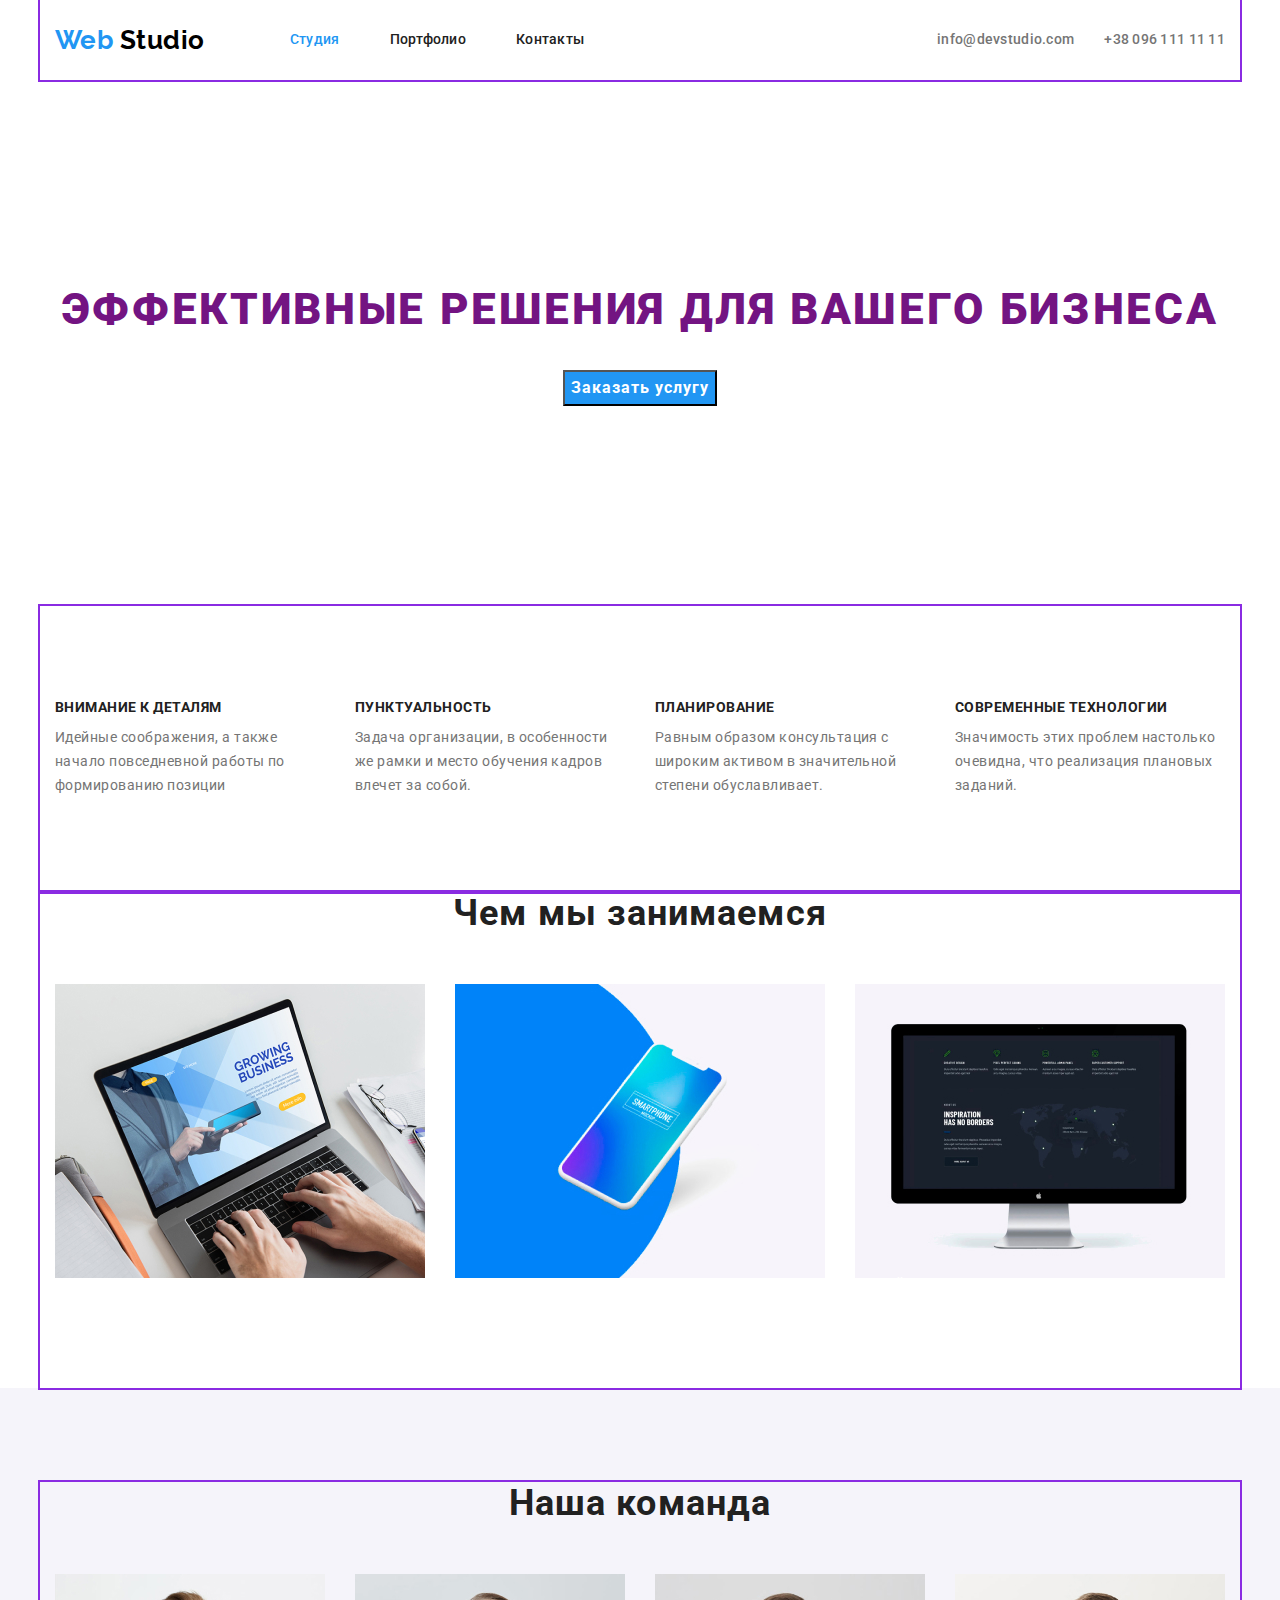
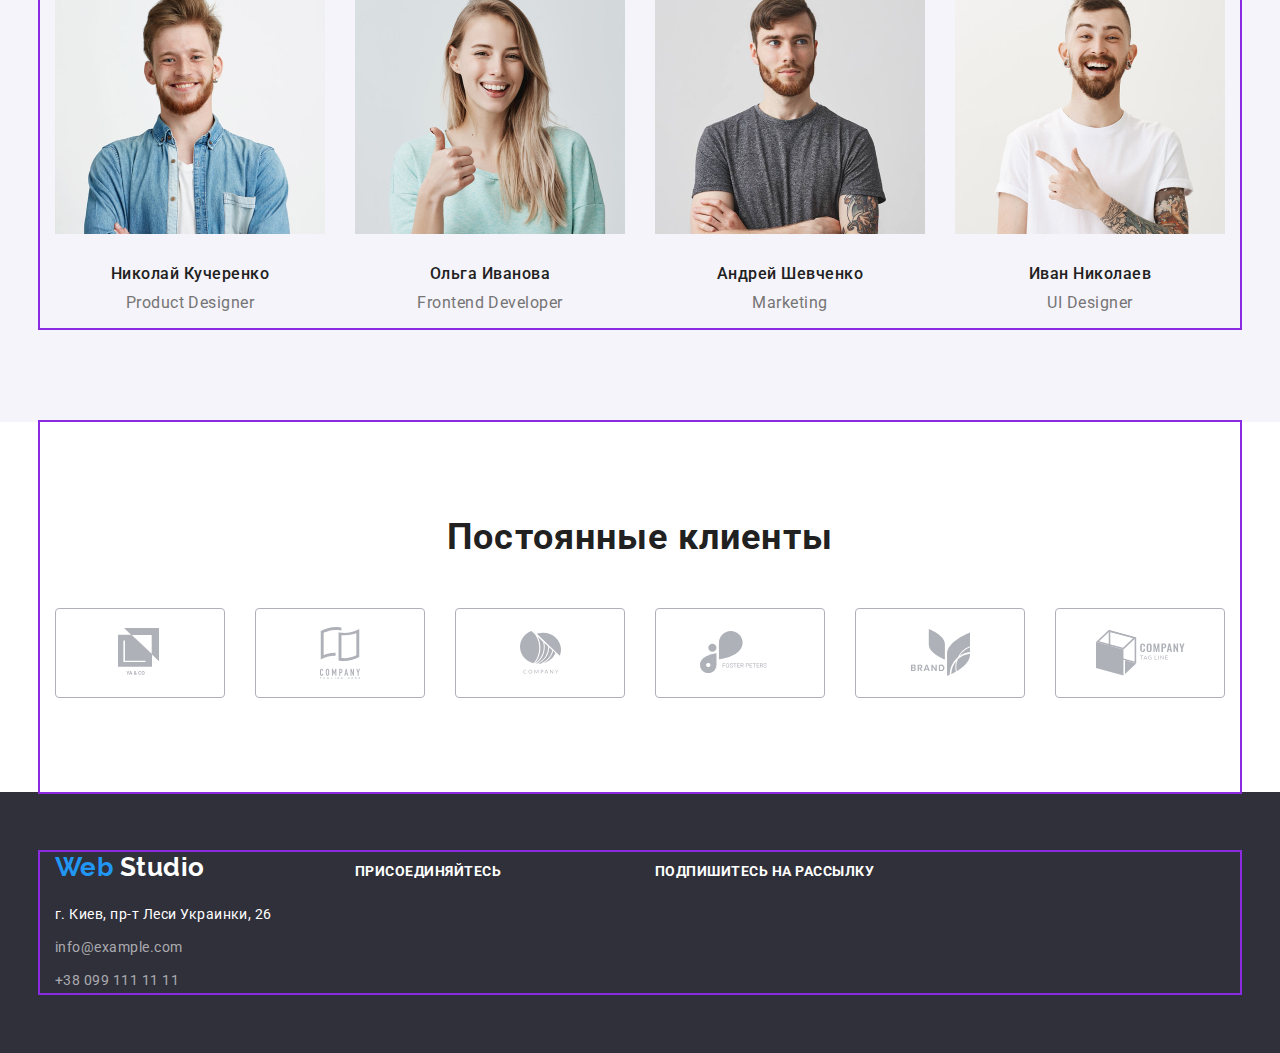
<file: index.html>
<!DOCTYPE html>
<html lang="ru">
  <head>
    <meta charset="UTF-8" />
    <meta name="viewport" content="width=device-width, initial-scale=1.0" />
    <title>Web Studio</title>
    <link
      href="https://fonts.googleapis.com/css2?family=Roboto:wght@400;500;700;900&display=swap"
      rel="stylesheet"
    />
    <link rel="stylesheet" href="./css/normalize.css" />
    <link rel="stylesheet" href="./css/styles.css" />
  </head>
  <body>
    <!-- Шапка с навигацией header-->
    <header class="header container">
      <nav class="navigation">
        <a class="logo link" id="flag" href="" lang="en">
          <span>Web</span> Studio</a
        >
        <ul class="navigation-list list">
          <li class="navigation-list-item">
            <a class="navigation-list-link studio link" href="">Студия</a>
          </li>
          <li class="navigation-list-item">
            <a class="navigation-list-link link" href="./portfolio.html"
              >Портфолио</a
            >
          </li>
          <li class="navigation-list-item">
            <a class="navigation-list-link link" href="">Контакты</a>
          </li>
        </ul>
        <address class="address-header">
          <ul class="address-header-list list">
            <li class="adress-header-list-item">
              <a
                class="address-header-link link"
                href="mailto:info@devstudio.com"
                >info@devstudio.com</a
              >
            </li>
            <li class="adress-header-list-item">
              <a class="address-header-link link" href="tel:+380961111111"
                >+38 096 111 11 11</a
              >
            </li>
          </ul>
        </address>
      </nav>
    </header>
    <main>
      <!-- Заголовок main-->
      <section class="main">
        <h1 class="main-heading">
          Эффективные решения для вашего бизнеса
        </h1>
        <button class="main-heading-order-button">Заказать услугу</button>
      </section>
      <!-- О нас about us -->
      <section class="about-us container">
        <h2 hidden>о нас</h2>
        <ul class="about-us-list list">
          <li class="about-us-list-item">
            <h3 class="about-us-subtitle main-subtitle">Внимание к деталям</h3>
            <p class="about-us-description">
              Идейные соображения, а также начало повседневной работы по
              формированию позиции
            </p>
          </li>
          <li class="about-us-list-item">
            <h3 class="about-us-subtitle main-subtitle">Пунктуальность</h3>
            <p class="about-us-description">
              Задача организации, в особенности же рамки и место обучения кадров
              влечет за собой.
            </p>
          </li>
          <li class="about-us-list-item">
            <h3 class="about-us-subtitle main-subtitle">Планирование</h3>
            <p class="about-us-description">
              Равным образом консультация с широким активом в значительной
              степени обуславливает.
            </p>
          </li>
          <li class="about-us-list-item">
            <h3 class="about-us-subtitle main-subtitle">
              Современные технологии
            </h3>
            <p class="about-us-description">
              Значимость этих проблем настолько очевидна, что реализация
              плановых заданий.
            </p>
          </li>
        </ul>
      </section>
      <!-- Чем мы занимаемся doing -->
      <section class="doing container">
        <h2 class="doing-title main-title">Чем мы занимаемся</h2>
        <ul class="doing-list list">
          <li class="doing-list-item">
            <img
              class="doing-img"
              src="./images/what_we_do/laptop.jpg"
              alt="ноутбук"
              width="370"
              height="294"
            />
            <h3 class="doing-subtitle main-subtitle">Десктопные приложения</h3>
          </li>
          <li class="doing-list-item">
            <img
              class="doing-img"
              src="./images/what_we_do/smartphone.jpg"
              alt="смартфон"
              width="370"
              height="294"
            />
            <h3 class="doing-subtitle main-subtitle">Мобильные приложения</h3>
          </li>
          <li class="doing-list-item">
            <img
              class="doing-img"
              src="./images/what_we_do/monitor.jpg"
              alt="монитор"
              width="370"
              height="294"
            />
            <h3 class="doing-subtitle main-subtitle">Дизайнерские решения</h3>
          </li>
        </ul>
      </section>
      <!-- Наша команда team -->
      <section class="team">
        <div class="container">
          <h2 class="team-title main-title">Наша команда</h2>
          <ul class="team-list list">
            <li class="team-list-item">
              <img
                class="team-img"
                src="./images/our_team/Nikolay.jpg"
                alt="фотография"
                width="270"
                height="260"
              />
              <h3 class="team-name">Николай Кучеренко</h3>
              <p class="team-profession" lang="en">Product Designer</p>
              <ul class="team-social-list list">
                <li class="team-social-list-item">
                  <a href="" target="_blank" aria-label="иконка инстаграмм"></a>
                </li>
                <li class="team-social-list-item">
                  <a href="" target="_blank" aria-label="иконка твиттер"></a>
                </li>
                <li class="team-social-list-item">
                  <a href="" target="_blank" aria-label="иконка фейсбук"></a>
                </li>
                <li class="team-social-list-item">
                  <a href="" target="_blank" aria-label="иконка ликедина"></a>
                </li>
              </ul>
            </li>
            <li class="team-list-item">
              <img
                class="team-img"
                src="./images/our_team/Olya.jpg"
                alt="фотография"
                width="270"
                height="260"
              />
              <h3 class="team-name">Ольга Иванова</h3>
              <p class="team-profession" lang="en">Frontend Developer</p>
              <ul class="team-social-list list">
                <li class="team-social-list-item">
                  <a href="" target="_blank" aria-label="иконка инстаграмм"></a>
                </li>
                <li class="team-social-list-item">
                  <a href="" target="_blank" aria-label="иконка твиттер"></a>
                </li>
                <li class="team-social-list-item">
                  <a href="" target="_blank" aria-label="иконка фейсбук"></a>
                </li>
                <li class="team-social-list-item">
                  <a href="" target="_blank" aria-label="иконка ликедина"></a>
                </li>
              </ul>
            </li>
            <li class="team-list-item">
              <img
                class="team-img"
                src="./images/our_team/Andry.jpg"
                alt="фотография"
                width="270"
                height="260"
              />
              <h3 class="team-name">Андрей Шевченко</h3>
              <p class="team-profession" lang="en">Marketing</p>
              <ul class="team-social-list list">
                <li class="team-social-list-item">
                  <a href="" target="_blank" aria-label="иконка инстаграмм"></a>
                </li>
                <li class="team-social-list-item">
                  <a href="" target="_blank" aria-label="иконка твиттер"></a>
                </li>
                <li class="team-social-list-item">
                  <a href="" target="_blank" aria-label="иконка фейсбук"></a>
                </li>
                <li class="team-social-list-item">
                  <a href="" target="_blank" aria-label="иконка ликедина"></a>
                </li>
              </ul>
            </li>
            <li class="team-list-item">
              <img
                class="team-img"
                src="./images/our_team/Ivan.jpg"
                alt="фотография"
                width="270"
                height="260"
              />
              <h3 class="team-name">Иван Николаев</h3>
              <p class="team-profession" lang="en">UI Designer</p>
              <ul class="team-social-list list">
                <li class="team-social-list-item">
                  <a href="" target="_blank" aria-label="иконка инстаграмм"></a>
                </li>
                <li class="team-social-list-item">
                  <a href="" target="_blank" aria-label="иконка твиттер"></a>
                </li>
                <li class="team-social-list-item">
                  <a href="" target="_blank" aria-label="иконка фейсбук"></a>
                </li>
                <li class="team-social-list-item">
                  <a href="" target="_blank" aria-label="иконка ликедина"></a>
                </li>
              </ul>
            </li>
          </ul>
        </div>
      </section>
      <!-- Постоянные клиенты clients -->
      <section class="clients container">
        <h2 class="clients-title main-title">Постоянные клиенты</h2>
        <ul class="clients-list list">
          <li class="clients-list-item">
            <a class="clients-list-item-link" href="" target="_blank"
              ><img src="./images/company_logo/logo1.svg" alt="иконка компании"
            /></a>
          </li>
          <li class="clients-list-item">
            <a class="clients-list-item-link" href="" target="_blank"
              ><img src="./images/company_logo/logo2.svg" alt="иконка компании"
            /></a>
          </li>
          <li class="clients-list-item">
            <a class="clients-list-item-link" href="" target="_blank"
              ><img src="./images/company_logo/logo3.svg" alt="иконка компании"
            /></a>
          </li>
          <li class="clients-list-item">
            <a class="clients-list-item-link" href="" target="_blank"
              ><img src="./images/company_logo/logo4.svg" alt="иконка компании"
            /></a>
          </li>
          <li class="clients-list-item">
            <a class="clients-list-item-link" href="" target="_blank"
              ><img src="./images/company_logo/logo5.svg" alt="иконка компании"
            /></a>
          </li>
          <li class="clients-list-item">
            <a class="clients-list-item-link" href="" target="_blank"
              ><img src="./images/company_logo/logo6.svg" alt="иконка компании"
            /></a>
          </li>
        </ul>
      </section>
    </main>
    <!-- Подвал -->
    <footer class="footer">
      <div class="footer-block container">
        <div class="footer-address-block first-footer-block">
          <a class="logo link logo-f" href="#flag" lang="en">
            <span>Web</span> Studio</a
          >
          <address class="footer-address">
            <ul class="footer-address-list list">
              <li class="footer-address-list-item">
                <a class="footer-address-list-item-link street link" href=""
                  >г. Киев, пр-т Леси Украинки, 26</a
                >
              </li>
              <li class="footer-address-list-item">
                <a
                  class="footer-address-list-item-link link"
                  href="mailto:info@example.com"
                  >info@example.com</a
                >
              </li>
              <li class="footer-address-list-item">
                <a
                  class="footer-address-list-item-link link"
                  href="tel:+380991111111"
                  >+38 099 111 11 11</a
                >
              </li>
            </ul>
          </address>
        </div>
        <div class="footer-social-block first-footer-block">
          <b class="footer-subtitle main-subtitle">присоединяйтесь</b>
          <ul class="footer-social-list list">
            <li class="footer-social-list-item">
              <a
                class="link"
                href=""
                target="_blank"
                aria-label="иконка инстаграмм"
              ></a>
            </li>
            <li class="footer-social-list-item">
              <a
                class="link"
                href=""
                target="_blank"
                aria-label="иконка твиттер"
              ></a>
            </li>
            <li class="footer-social-list-item">
              <a
                class="link"
                href=""
                target="_blank"
                aria-label="иконка фейсбук"
              ></a>
            </li>
            <li class="footer-social-list-item">
              <a
                class="link"
                href=""
                target="_blank"
                aria-label="иконка ликедина"
              ></a>
            </li>
          </ul>
        </div>
        <div class="footer-forma">
          <b class="main-subtitle footer-subtitle">подпишитесь на рассылку</b>
        </div>
      </div>
    </footer>
  </body>
</html>
</file>
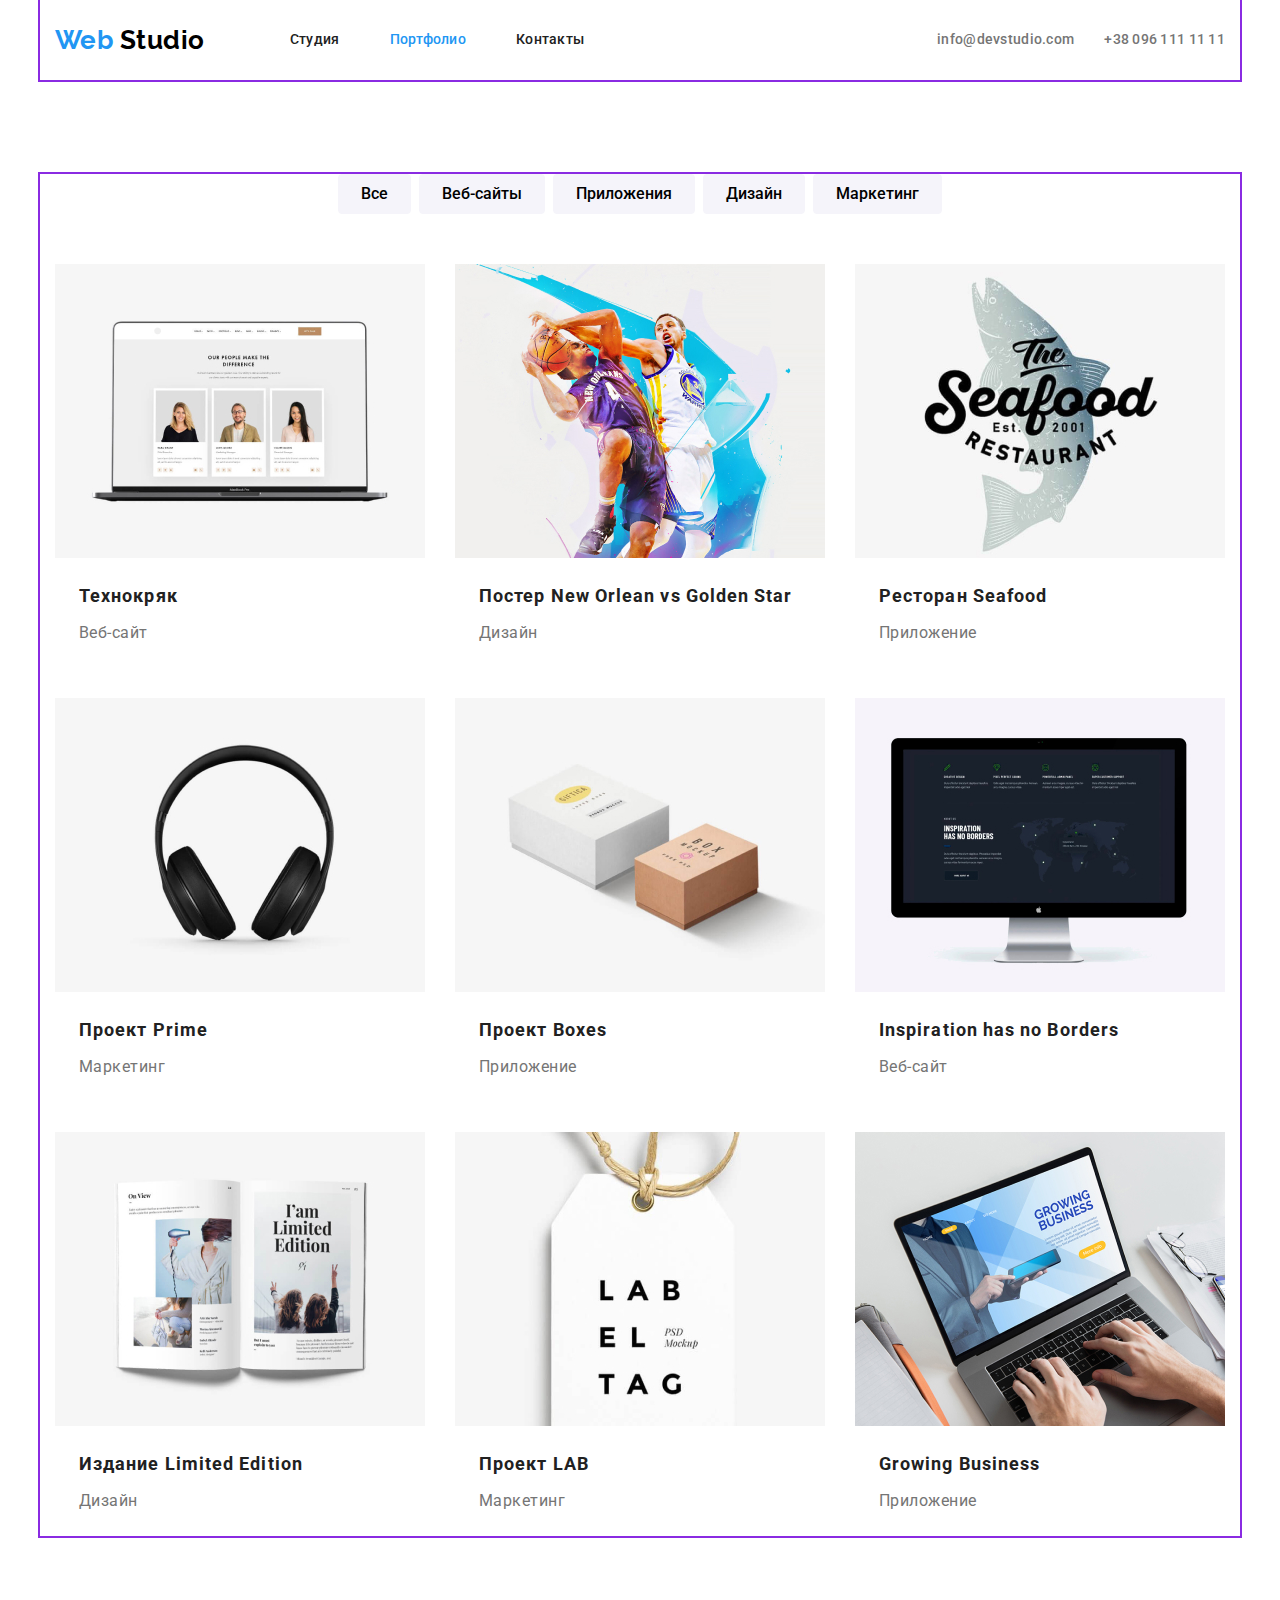
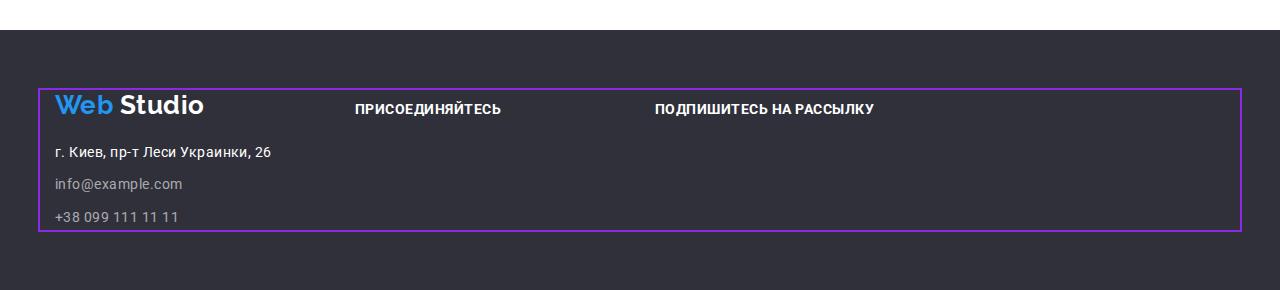
<file: portfolio.html>
<!DOCTYPE html>
<html lang="ru">
  <head>
    <meta charset="UTF-8" />
    <meta name="viewport" content="width=device-width, initial-scale=1.0" />
    <title>Web Studio</title>
    <link
      href="https://fonts.googleapis.com/css2?family=Roboto:wght@400;500;700;900&display=swap"
      rel="stylesheet"
    />
    <link rel="stylesheet" href="./css/normalize.css" />
    <link rel="stylesheet" href="./css/styles.css" />
  </head>
  <body>
    <!-- Шапка с навигацией -->
    <header class="header container">
      <nav class="navigation">
        <a class="logo link" id="flag" href="" lang="en">
          <span>Web</span> Studio</a
        >
        <ul class="navigation-list list">
          <li class="navigation-list-item">
            <a class="navigation-list-link link" href="./index.html">Студия</a>
          </li>
          <li class="navigation-list-item">
            <a class="navigation-list-link studio link" href="">Портфолио</a>
          </li>
          <li class="navigation-list-item">
            <a class="navigation-list-link link" href="">Контакты</a>
          </li>
        </ul>
        <address class="address-header">
          <ul class="address-header-list list">
            <li class="adress-header-list-item">
              <a
                class="address-header-link link"
                href="mailto:info@devstudio.com"
                >info@devstudio.com</a
              >
            </li>
            <li class="adress-header-list-item">
              <a class="address-header-link link" href="tel:+380961111111"
                >+38 096 111 11 11</a
              >
            </li>
          </ul>
        </address>
      </nav>
    </header>
    <main>
      <!-- Портфолио -->
      <section class="portfolio">
        <div class="container">
          <h1 hidden>Портфолио</h1>
          <ul class="portfolio-btn-list list">
            <li class="portfolio-btn-list-item">
              <button class="portfolio-btn" type="button">Все</button>
            </li>
            <li class="portfolio-btn-list-item">
              <button class="portfolio-btn" type="button">Веб-сайты</button>
            </li>
            <li class="portfolio-btn-list-item">
              <button class="portfolio-btn" type="button">Приложения</button>
            </li>
            <li class="portfolio-btn-list-item">
              <button class="portfolio-btn" type="button">Дизайн</button>
            </li>
            <li class="portfolio-btn-list-item">
              <button class="portfolio-btn" type="button">Маркетинг</button>
            </li>
          </ul>
          <!-- Список карточек -->
          <ul class="portfolio-cards-list list">
            <li class="portfolio-cards-list-item">
              <a class="portfolio-cards-list-item-link link" href="">
                <div class="cards-top">
                  <img
                    class="portfolio-cards-img"
                    src="./images/portfolio_card/tehnokriy.jpg"
                    alt="картинка сайта"
                    width="370"
                    height="294"
                  />
                  <p hidden>
                    Технокряк это современная площадка распространения
                    коронавируса. Компании используют эту платформу для
                    цифрового шпионажа и атак на защищённые сервера конкурентов.
                  </p>
                </div>
                <div class="cards-bottom">
                  <h2 class="portfolo-subtitle">Технокряк</h2>
                  <p class="portfolo-subtitle-type">Веб-сайт</p>
                </div>
              </a>
            </li>
            <li class="portfolio-cards-list-item">
              <a class="portfolio-cards-list-item-link link" href="">
                <div class="cards-top">
                  <img
                    class="portfolio-cards-img"
                    src="./images/portfolio_card/neworlean.jpg"
                    alt="картинка постера"
                    width="370"
                    height="294"
                  />
                  <p hidden>
                    Технокряк это современная площадка распространения
                    коронавируса. Компании используют эту платформу для
                    цифрового шпионажа и атак на защищённые сервера конкурентов.
                  </p>
                </div>
                <div class="cards-bottom">
                  <h2 class="portfolo-subtitle">
                    Постер New Orlean vs Golden Star
                  </h2>
                  <p class="portfolo-subtitle-type">Дизайн</p>
                </div>
              </a>
            </li>
            <li class="portfolio-cards-list-item">
              <a class="portfolio-cards-list-item-link link" href="">
                <div class="cards-top">
                  <img
                    class="portfolio-cards-img"
                    src="./images/portfolio_card/seefood.jpg"
                    alt="картинка логотипа"
                    width="370"
                    height="294"
                  />
                  <p hidden>
                    Технокряк это современная площадка распространения
                    коронавируса. Компании используют эту платформу для
                    цифрового шпионажа и атак на защищённые сервера конкурентов.
                  </p>
                </div>
                <div class="cards-bottom">
                  <h2 class="portfolo-subtitle">Ресторан Seafood</h2>
                  <p class="portfolo-subtitle-type">Приложение</p>
                </div>
              </a>
            </li>
            <li class="portfolio-cards-list-item">
              <a class="portfolio-cards-list-item-link link" href="">
                <div class="cards-top">
                  <img
                    class="portfolio-cards-img"
                    src="./images/portfolio_card/prime.jpg"
                    alt="картинка наушники"
                    width="370"
                    height="294"
                  />
                  <p hidden>
                    Технокряк это современная площадка распространения
                    коронавируса. Компании используют эту платформу для
                    цифрового шпионажа и атак на защищённые сервера конкурентов.
                  </p>
                </div>
                <div class="cards-bottom">
                  <h2 class="portfolo-subtitle">Проект Prime</h2>
                  <p class="portfolo-subtitle-type">Маркетинг</p>
                </div>
              </a>
            </li>
            <li class="portfolio-cards-list-item">
              <a class="portfolio-cards-list-item-link link" href="">
                <div class="cards-top">
                  <img
                    class="portfolio-cards-img"
                    src="./images/portfolio_card/boxes.jpg"
                    alt="картинка коробки"
                    width="370"
                    height="294"
                  />
                  <p hidden>
                    Технокряк это современная площадка распространения
                    коронавируса. Компании используют эту платформу для
                    цифрового шпионажа и атак на защищённые сервера конкурентов.
                  </p>
                </div>
                <div class="cards-bottom">
                  <h2 class="portfolo-subtitle">Проект Boxes</h2>
                  <p class="portfolo-subtitle-type">Приложение</p>
                </div>
              </a>
            </li>
            <li class="portfolio-cards-list-item">
              <a class="portfolio-cards-list-item-link link" href="">
                <div class="cards-top">
                  <img
                    class="portfolio-cards-img"
                    src="./images/portfolio_card/inspiration.jpg"
                    alt="картинка монитор"
                    width="370"
                    height="294"
                  />
                  <p hidden>
                    Технокряк это современная площадка распространения
                    коронавируса. Компании используют эту платформу для
                    цифрового шпионажа и атак на защищённые сервера конкурентов.
                  </p>
                </div>
                <div class="cards-bottom">
                  <h2 class="portfolo-subtitle">Inspiration has no Borders</h2>
                  <p class="portfolo-subtitle-type">Веб-сайт</p>
                </div>
              </a>
            </li>
            <li class="portfolio-cards-list-item">
              <a class="portfolio-cards-list-item-link link" href="">
                <div class="cards-top">
                  <img
                    class="portfolio-cards-img"
                    src="./images/portfolio_card/limited.jpg"
                    alt="картинка книга"
                    width="370"
                    height="294"
                  />
                  <p hidden>
                    Технокряк это современная площадка распространения
                    коронавируса. Компании используют эту платформу для
                    цифрового шпионажа и атак на защищённые сервера конкурентов.
                  </p>
                </div>
                <div class="cards-bottom">
                  <h2 class="portfolo-subtitle">Издание Limited Edition</h2>
                  <p class="portfolo-subtitle-type">Дизайн</p>
                </div>
              </a>
            </li>
            <li class="portfolio-cards-list-item">
              <a class="portfolio-cards-list-item-link link" href="">
                <div class="cards-top">
                  <img
                    class="portfolio-cards-img"
                    src="./images/portfolio_card/lab.jpg"
                    alt="картинка бирка"
                    width="370"
                    height="294"
                  />
                  <p hidden>
                    Технокряк это современная площадка распространения
                    коронавируса. Компании используют эту платформу для
                    цифрового шпионажа и атак на защищённые сервера конкурентов.
                  </p>
                </div>
                <div class="cards-bottom">
                  <h2 class="portfolo-subtitle">Проект LAB</h2>
                  <p class="portfolo-subtitle-type">Маркетинг</p>
                </div>
              </a>
            </li>
            <li class="portfolio-cards-list-item">
              <a class="portfolio-cards-list-item-link link" href="">
                <div class="cards-top">
                  <img
                    class="portfolio-cards-img"
                    src="./images/portfolio_card/business.jpg"
                    alt="картинка ноутбук"
                    width="370"
                    height="294"
                  />
                  <p hidden>
                    Технокряк это современная площадка распространения
                    коронавируса. Компании используют эту платформу для
                    цифрового шпионажа и атак на защищённые сервера конкурентов.
                  </p>
                </div>
                <div class="cards-bottom">
                  <h2 class="portfolo-subtitle">Growing Business</h2>
                  <p class="portfolo-subtitle-type">Приложение</p>
                </div>
              </a>
            </li>
          </ul>
        </div>
      </section>
    </main>
    <!-- Подвал -->
    <footer class="footer">
      <div class="footer-block container">
        <div class="footer-address-block first-footer-block">
          <a class="logo link logo-f" href="#flag" lang="en">
            <span>Web</span> Studio</a
          >
          <address class="footer-address">
            <ul class="footer-address-list list">
              <li class="footer-address-list-item">
                <a class="footer-address-list-item-link street link" href=""
                  >г. Киев, пр-т Леси Украинки, 26</a
                >
              </li>
              <li class="footer-address-list-item">
                <a
                  class="footer-address-list-item-link link"
                  href="mailto:info@example.com"
                  >info@example.com</a
                >
              </li>
              <li class="footer-address-list-item">
                <a
                  class="footer-address-list-item-link link"
                  href="tel:+380991111111"
                  >+38 099 111 11 11</a
                >
              </li>
            </ul>
          </address>
        </div>
        <div class="footer-social-block first-footer-block">
          <b class="footer-subtitle main-subtitle">присоединяйтесь</b>
          <ul class="footer-social-list list">
            <li class="footer-social-list-item">
              <a
                class="link"
                href=""
                target="_blank"
                aria-label="иконка инстаграмм"
              ></a>
            </li>
            <li class="footer-social-list-item">
              <a
                class="link"
                href=""
                target="_blank"
                aria-label="иконка твиттер"
              ></a>
            </li>
            <li class="footer-social-list-item">
              <a
                class="link"
                href=""
                target="_blank"
                aria-label="иконка фейсбук"
              ></a>
            </li>
            <li class="footer-social-list-item">
              <a
                class="link"
                href=""
                target="_blank"
                aria-label="иконка ликедина"
              ></a>
            </li>
          </ul>
        </div>
        <div class="footer-forma">
          <b class="main-subtitle footer-subtitle">подпишитесь на рассылку</b>
        </div>
      </div>
    </footer>
  </body>
</html>
</file>
<file: css/styles.css>
/* raleway-700 - latin */
/* Для практики один шрифт локально */
@font-face {
  font-family: 'Raleway';
  font-style: normal;
  font-weight: 700;
  src: local('Raleway Bold'), local('Raleway-Bold'),
    url('../fonts/raleway-v16-latin-700.woff2') format('woff2'),
    /* Chrome 26+, Opera 23+, Firefox 39+ */
      url('../fonts/raleway-v16-latin-700.woff') format('woff'); /* Chrome 6+, Firefox 3.6+, IE 9+, Safari 5.1+ */
}

html {
  box-sizing: border-box;
}

*,
*::before,
*::after {
  box-sizing: inherit;
}

:root {
  --main-font: 'Roboto', sans-serif;
  --primary-text-color: #212121;
  --secomdary-text-color: #757575;
  --accent: #2196f3;
  --text-dark-theme-color: #fff;
  --secondary-background-color: #f5f4fa;
}

body {
  color: var(--primary-text-color);
  background-color: var(--text-dark-theme-color);

  font-family: var(--main-font);
  letter-spacing: 0.03em;
}

.container {
  margin-left: auto;
  margin-right: auto;
  padding-right: 15px;
  padding-left: 15px;
  width: 1200px;
  outline: 2px solid blueviolet;
}

.list {
  padding: 0;
  margin: 0;
  list-style: none;
}

.link {
  display: block;
  text-decoration: none;
}

.main-title {
  margin-top: 0px;
  margin-bottom: 50px;

  font-weight: bold;
  font-size: 36px;
  line-height: 1.17;
  letter-spacing: 0.03em;
  text-align: center;
}

.main-subtitle {
  margin-top: 0px;

  font-weight: bold;
  font-size: 14px;
  line-height: 1.14;
  text-transform: uppercase;
}

address {
  font-style: normal;
}

/* НАВИГАЦИЯ */

.navigation {
  display: flex;
  align-items: center;
}

.navigation-list {
  display: flex;
}

.logo {
  display: block;
  margin-right: 85px;

  color: #000;

  font-family: Raleway;
  font-weight: bold;
  font-size: 26px;
  line-height: 1.19;
}

.logo span {
  color: var(--accent);
}

.navigation-list-item:not(:last-child) {
  margin-right: 50px;
}

.navigation-list-link {
  display: block;
  padding-top: 32px;
  padding-bottom: 32px;

  color: var(--primary-text-color);

  font-weight: 500;
  font-size: 14px;
  line-height: 1.14;
  letter-spacing: 0.02em;
}

.navigation-list-link.studio {
  color: var(--accent);
}

/* АДРЕСС НАВИГАЦИИ */

.address-header {
  margin-left: auto;
}

.address-header-list {
  display: flex;
}

.adress-header-list-item:not(:last-child) {
  margin-right: 30px;
}

.address-header-link {
  padding-top: 32px;
  padding-bottom: 32px;

  color: var(--secomdary-text-color);

  font-weight: 500;
  font-size: 14px;
  line-height: 1.14;
  letter-spacing: 0.02em;
}

.address-header-link:hover,
.address-header-link:focus,
.navigation-list-link:hover,
.navigation-list-link:focus {
  color: var(--accent);
}

/* ЗАГОЛОВОК */

.main {
  padding-top: 200px;
  padding-bottom: 200px;
  text-align: center;
}

.main-heading {
  margin-top: 0;
  margin-bottom: 30px;
  /* Временно для просмотра */
  color: #731482;

  font-weight: 900;
  font-size: 44px;
  line-height: 1.36;
  letter-spacing: 0.06em;
  text-transform: uppercase;
}

.main-heading-order-button {
  background-color: var(--accent);
  color: var(--text-dark-theme-color);

  font-weight: bold;
  font-size: 16px;
  line-height: 1.88;
  letter-spacing: 0.06em;
}

/* О НАС */

.about-us {
  padding-top: 94px;
  padding-bottom: 94px;
}

.about-us-list {
  display: flex;
}

.about-us-list-item {
  width: calc((100% - 90px) / 4);
}

.about-us-list-item:not(:last-child) {
  margin-right: 30px;
}

.about-us-subtitle {
  margin-bottom: 10px;
}

.about-us-description {
  margin: 0;

  color: var(--secomdary-text-color);

  font-size: 14px;
  line-height: 1.71;
}

/* Чем мы занимаемся 'doing' */

.doing {
  padding-bottom: 94px;
}

.doing-list {
  display: flex;
}

.doing-subtitle {
  margin-bottom: 0px;
  color: var(--text-dark-theme-color);
}

.doing-list-item {
  width: calc((100% - 60px) / 3);
}

.doing-list-item:not(:last-child) {
  margin-right: 30px;
}

.doing-img {
  display: block;
}

/* НАША КОМАНДА */

.team {
  padding-top: 94px;
  padding-bottom: 94px;
  background: #f5f4fa;
}

.team-list {
  display: flex;
}

.team-list-item {
  width: calc((100% - 90px) / 4);
}

.team-list-item:not(:last-child) {
  margin-right: 30px;
}

.team-img {
  display: block;
  margin-bottom: 30px;
}

.team-name {
  margin-top: 0px;
  margin-bottom: 10px;

  font-weight: 500;
  font-size: 16px;
  line-height: 1.19;
  text-align: center;
}

.team-profession {
  margin-top: 0px;
  margin-bottom: 16px;
  color: var(--secomdary-text-color);

  font-size: 16px;
  line-height: 1.19;
  text-align: center;
}

.team-social-list {
  display: flex;
}

/* ПОСТОЯННЫЕ КЛИЕНТЫ */

.clients {
  padding-top: 94px;
  padding-bottom: 94px;
}

.clients-list {
  display: flex;
}

.clients-list-item:not(:last-child) {
  margin-right: 30px;
}

.clients-list-item-link {
  display: flex;
  justify-content: center;
  align-items: center;
  width: 170px;
  height: 90px;
  border: 1px solid #afb1b8;
  border-radius: 4px;
}

/* ПОДВАЛ */

.footer {
  padding-top: 60px;
  padding-bottom: 60px;
  background: #2f303a;
}

.footer-block {
  display: flex;
  justify-content: space-between;
  align-items: baseline;
}

.first-footer-block {
  min-width: 270px;
  width: calc((50% - 45px) / 2);
}

.footer-forma {
  min-width: 570px;
  width: calc(50% - 15px);
}

.footer-address-block > a {
  color: var(--text-dark-theme-color);
}

.logo-f {
  margin-right: 0px;
  margin-bottom: 20px;
}

.footer-address-list-item-link {
  color: rgba(255, 255, 255, 0.6);

  font-size: 14px;
  line-height: 1.71;
}

.footer-address-list-item:not(:last-child) {
  margin-bottom: 9px;
}

.street {
  color: var(--text-dark-theme-color);
}

.footer-subtitle {
  color: var(--text-dark-theme-color);
}

/* СТРАНИЦА ПОРТФОЛИО */

.portfolio {
  padding-top: 94px;
  padding-bottom: 94px;
}
/* кнопки портфолио btn */
.portfolio-btn-list {
  display: flex;
  justify-content: center;
  margin-bottom: 50px;
}

.portfolio-btn-list-item:not(:last-child) {
  margin-right: 8px;
}

.portfolio-btn {
  padding: 6px 22px;
  background: #f5f4fa;
  font-weight: 500;
  font-size: 16px;
  line-height: 1.62;
  border: 1px solid #f5f4fa;
  border-radius: 4px;
}

.portfolio-btn:hover,
.portfolio-btn:focus {
  background-color: var(--accent);
  color: var(--text-dark-theme-color);
  border: 1px solid var(--accent);
  box-shadow: 0px 2px 2px rgba(0, 0, 0, 0.12), 0px 1px 2px rgba(0, 0, 0, 0.08),
    0px 3px 1px rgba(0, 0, 0, 0.1);
  outline: none;
}

/* карточки */
.portfolio-cards-list {
  display: flex;
  flex-wrap: wrap;
}

.portfolio-cards-list-item {
  width: calc((100% - 60px) / 3);
  margin-right: 30px;
  margin-bottom: 30px;

  /* width: 370px;
  margin-bottom: 30px; */
}

.portfolio-cards-list-item:nth-child(3n) {
  margin-right: 0;
}

.portfolio-cards-list-item:nth-last-child(-n + 3) {
  margin-bottom: 0;
}

.portfolio-cards-img {
  display: block;
}

.cards-bottom {
  padding: 20px 24px;
}

.portfolo-subtitle {
  margin-top: 0;
  margin-bottom: 4px;
  color: var(--primary-text-color);

  font-weight: bold;
  font-size: 18px;
  line-height: 2;
  letter-spacing: 0.06em;
}

.portfolo-subtitle-type {
  margin-top: 0;
  margin-bottom: 0;
  color: var(--secomdary-text-color);

  font-size: 16px;
  line-height: 1.87;
}
</file>
